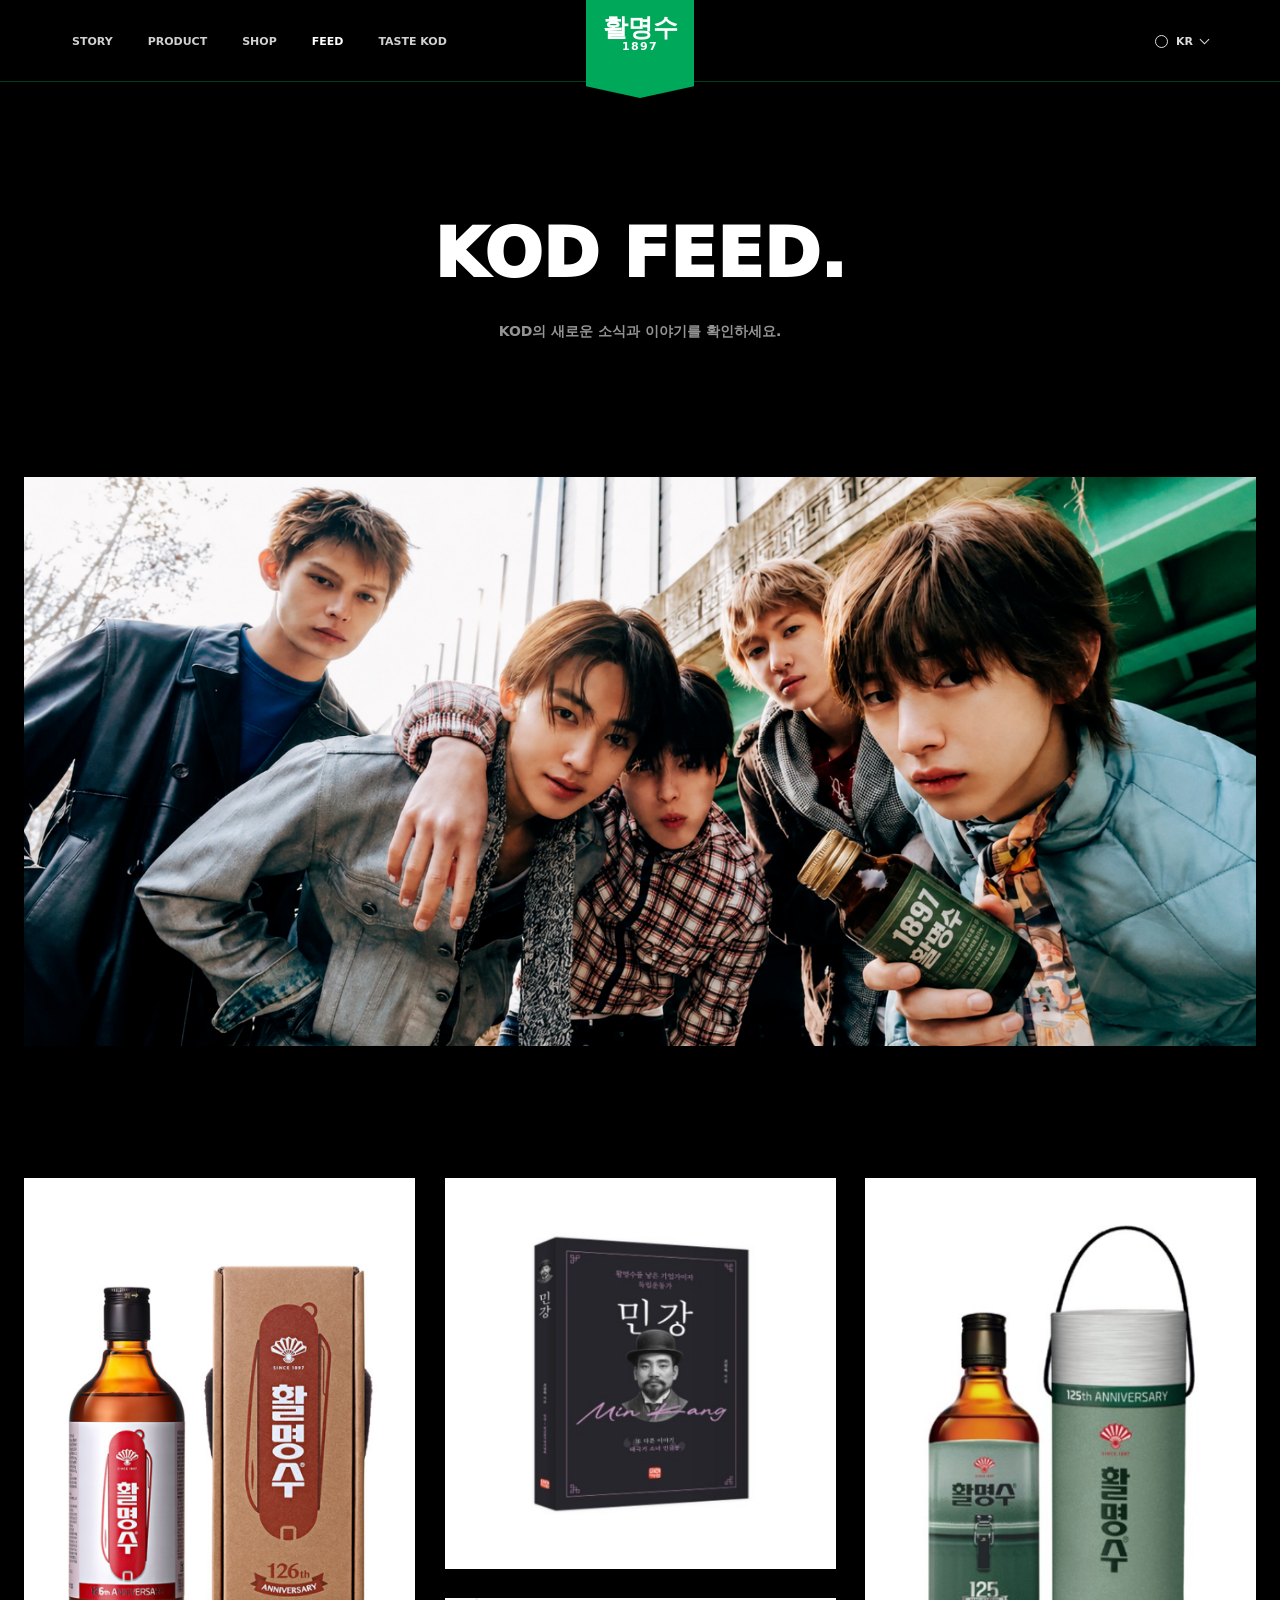
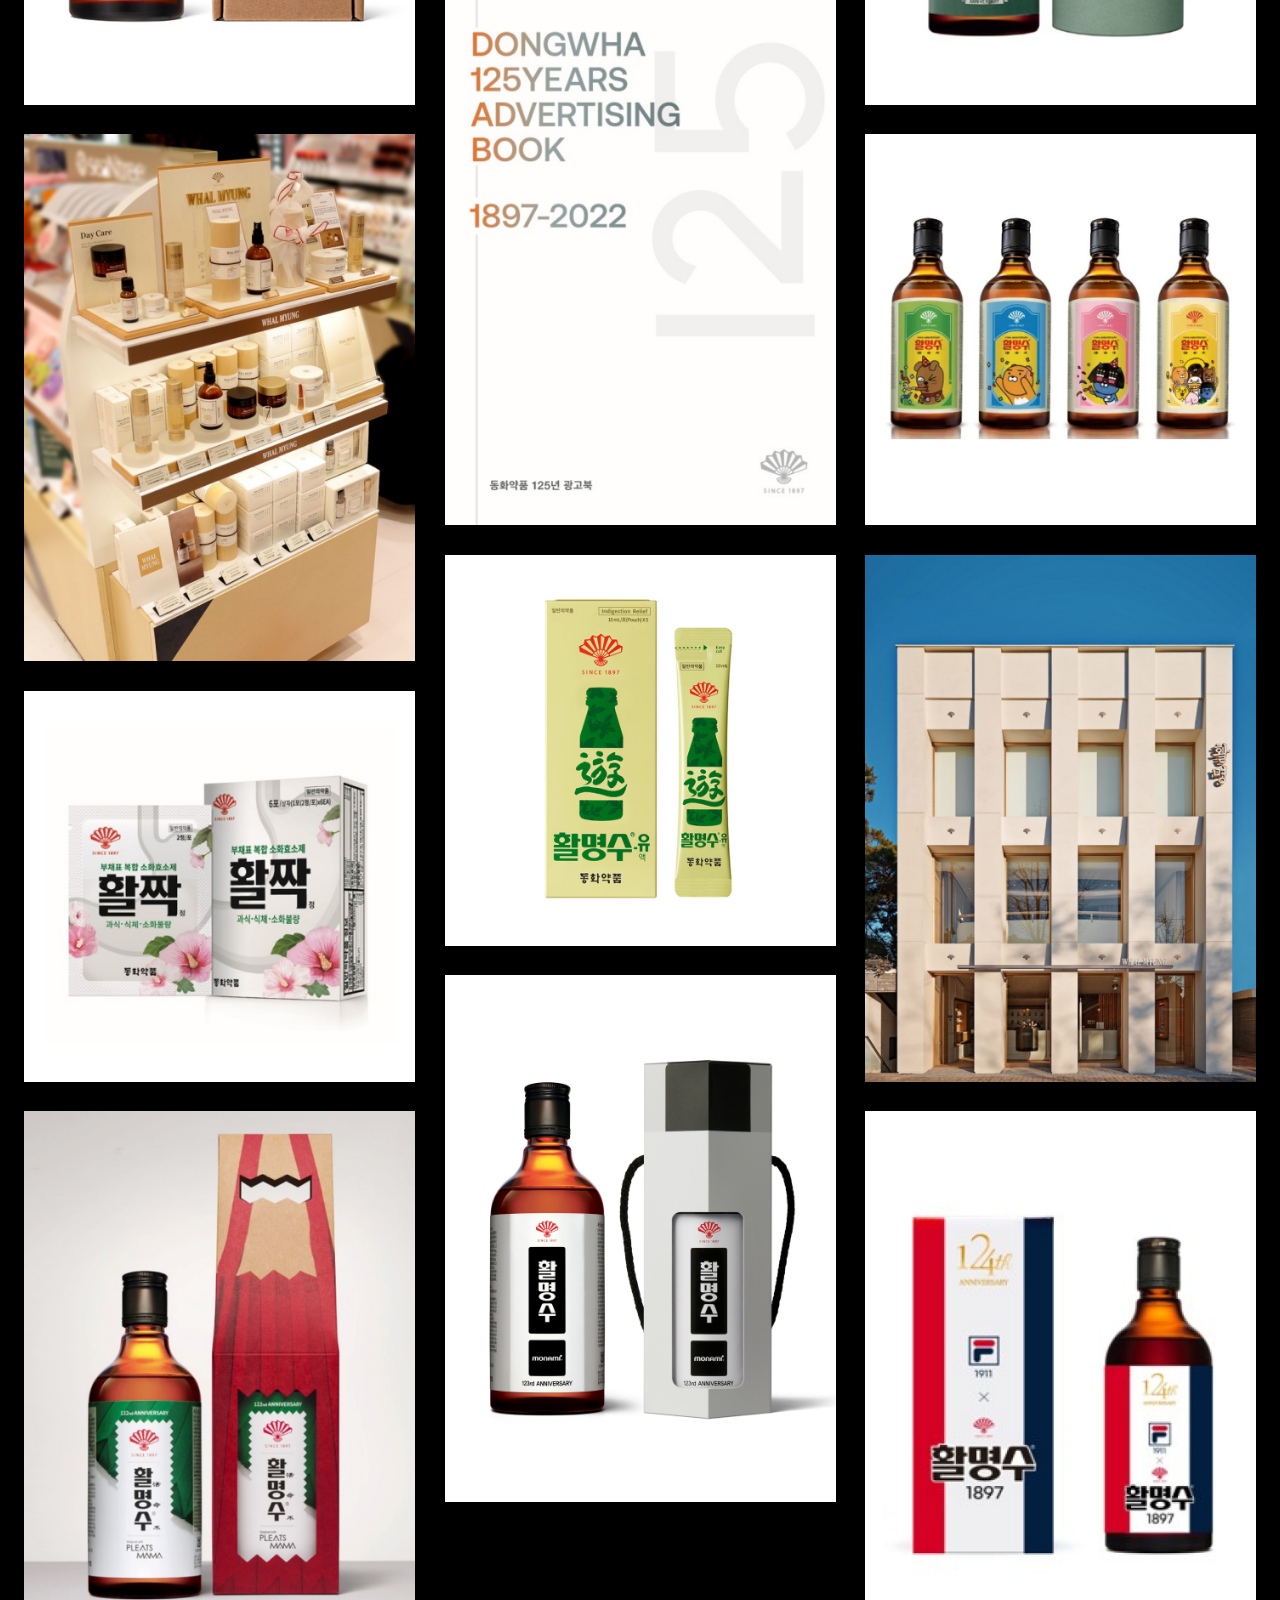
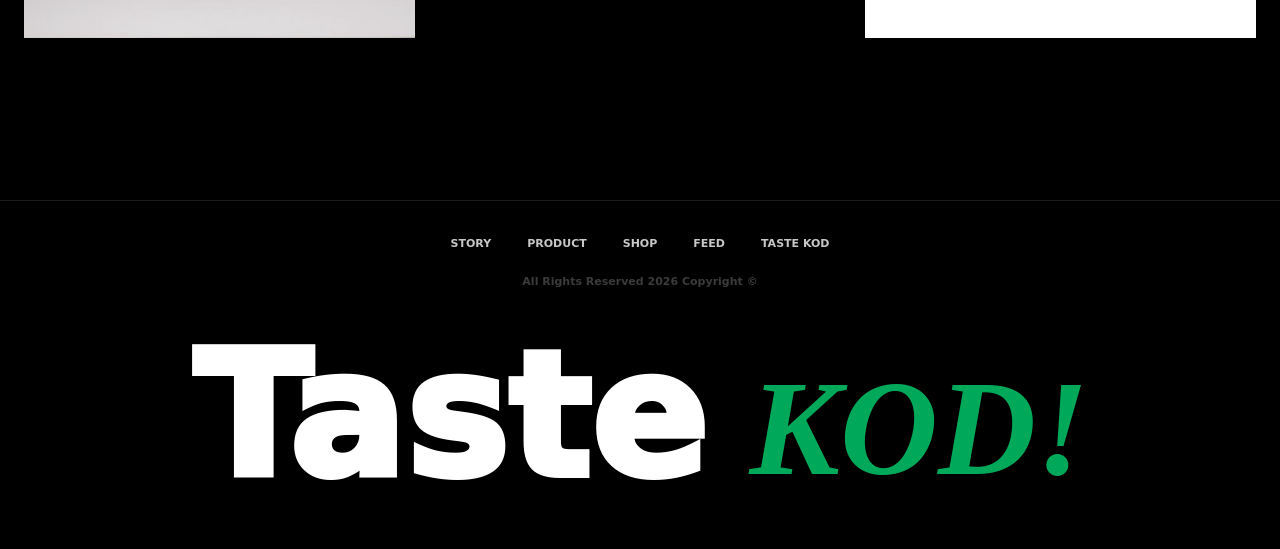
<file: index.html>
<!doctype html>
<html lang="ko">
  <head>
    <meta charset="UTF-8" />
    <meta name="viewport" content="width=device-width, initial-scale=1.0" />
    <title>KOD Feed</title>
    <link rel="stylesheet" href="styles.css" />
  </head>
  <body>
    <header class="site-header">
      <nav class="primary-nav" aria-label="Primary">
        <a href="#">STORY</a>
        <a href="#">PRODUCT</a>
        <a href="#">SHOP</a>
        <a href="#feed" aria-current="page">FEED</a>
        <a href="#taste">TASTE KOD</a>
      </nav>
      <a class="brand-mark" href="#" aria-label="활명수 홈">
        <span>활명수</span>
        <small>1897</small>
      </a>
      <div class="locale" aria-label="Language selector">
        <span class="locale-icon" aria-hidden="true"></span>
        <span>KR</span>
        <span class="locale-caret" aria-hidden="true"></span>
      </div>
    </header>

    <main>
      <section class="feed-hero" aria-labelledby="page-title">
        <div class="intro-copy">
          <h1 id="page-title">KOD FEED.</h1>
          <p>KOD의 새로운 소식과 이야기를 확인하세요.</p>
        </div>
        <figure class="hero-media">
          <img src="assets/feed/kod-hero.png" alt="활명수를 들고 카메라를 바라보는 KOD 모델들" />
        </figure>
      </section>

      <section class="feed-section" id="feed" aria-label="KOD feed cards">
        <div class="feed-grid">
          <div class="feed-column">
            <a class="feed-card" href="feed-detail.html" aria-label="활명수 126주년 기념판 상세 보기">
              <img src="assets/feed/feed-01.png" alt="126주년 활명수 병과 패키지" />
              <div class="card-overlay"><div class="feed-date"><span>2023.06</span><strong>08</strong></div><h2>활명수 126주년 기념판 ‘빅토리녹스와 콜라보레이션’</h2><span class="feed-arrow" aria-hidden="true"></span></div>
            </a>
            <article class="feed-card" tabindex="0">
              <img src="assets/feed/feed-03.png" alt="WHAL MYUNG 화장품 매대" />
              <div class="card-overlay"><div class="feed-date"><span>2024.08</span><strong>28</strong></div><h2>WHAL MYUNG 팝업 스토어 오픈</h2><span class="feed-arrow" aria-hidden="true"></span></div>
            </article>
            <article class="feed-card" tabindex="0">
              <img src="assets/feed/feed-05.png" alt="활짝정 제품 패키지" />
              <div class="card-overlay"><div class="feed-date"><span>2024.06</span><strong>03</strong></div><h2>일상에 더 가까운 활짝정 출시</h2><span class="feed-arrow" aria-hidden="true"></span></div>
            </article>
            <article class="feed-card" tabindex="0">
              <img src="assets/feed/feed-07.png" alt="플리츠마마 협업 활명수 병과 패키지" />
              <div class="card-overlay"><div class="feed-date"><span>2024.04</span><strong>19</strong></div><h2>PLEATS MAMA 컬래버레이션</h2><span class="feed-arrow" aria-hidden="true"></span></div>
            </article>
          </div>

          <div class="feed-column">
            <article class="feed-card" tabindex="0">
              <img src="assets/feed/feed-02.png" alt="민강 책 패키지" />
              <div class="card-overlay"><div class="feed-date"><span>2024.09</span><strong>12</strong></div><h2>민강의 기록을 새롭게 만나다</h2><span class="feed-arrow" aria-hidden="true"></span></div>
            </article>
            <article class="feed-card" tabindex="0">
              <img src="assets/feed/feed-04.png" alt="동화약품 125년 광고북 표지" />
              <div class="card-overlay"><div class="feed-date"><span>2024.07</span><strong>25</strong></div><h2>동화약품 125년 광고북</h2><span class="feed-arrow" aria-hidden="true"></span></div>
            </article>
            <article class="feed-card" tabindex="0">
              <img src="assets/feed/feed-06.png" alt="활명수유 액상 제품" />
              <div class="card-overlay"><div class="feed-date"><span>2024.05</span><strong>14</strong></div><h2>활명수유 스틱형 패키지</h2><span class="feed-arrow" aria-hidden="true"></span></div>
            </article>
            <article class="feed-card" tabindex="0">
              <img src="assets/feed/feed-08.png" alt="모나미 협업 활명수 병과 패키지" />
              <div class="card-overlay"><div class="feed-date"><span>2024.03</span><strong>08</strong></div><h2>MONAMI와 함께한 한정판</h2><span class="feed-arrow" aria-hidden="true"></span></div>
            </article>
          </div>

          <div class="feed-column">
            <article class="feed-card" tabindex="0">
              <img src="assets/feed/feed-09.png" alt="125주년 활명수 병과 원통 패키지" />
              <div class="card-overlay"><div class="feed-date"><span>2024.09</span><strong>30</strong></div><h2>125주년 기념 에디션</h2><span class="feed-arrow" aria-hidden="true"></span></div>
            </article>
            <article class="feed-card" tabindex="0">
              <img src="assets/feed/feed-10.png" alt="캐릭터 라벨이 적용된 활명수 병 네 개" />
              <div class="card-overlay"><div class="feed-date"><span>2024.07</span><strong>02</strong></div><h2>캐릭터 라벨 스페셜 라인업</h2><span class="feed-arrow" aria-hidden="true"></span></div>
            </article>
            <article class="feed-card" tabindex="0">
              <img src="assets/feed/feed-11.png" alt="WHAL MYUNG 매장 외관" />
              <div class="card-overlay"><div class="feed-date"><span>2024.05</span><strong>27</strong></div><h2>성수에서 만나는 WHAL MYUNG</h2><span class="feed-arrow" aria-hidden="true"></span></div>
            </article>
            <article class="feed-card" tabindex="0">
              <img src="assets/feed/feed-12.png" alt="FILA 협업 활명수 병과 패키지" />
              <div class="card-overlay"><div class="feed-date"><span>2024.02</span><strong>15</strong></div><h2>FILA 헤리티지 컬래버레이션</h2><span class="feed-arrow" aria-hidden="true"></span></div>
            </article>
          </div>
        </div>
      </section>
    </main>

    <footer class="site-footer" id="taste">
      <nav class="footer-nav" aria-label="Footer">
        <a href="#">STORY</a>
        <a href="#">PRODUCT</a>
        <a href="#">SHOP</a>
        <a href="#feed">FEED</a>
        <a href="#taste">TASTE KOD</a>
      </nav>
      <p>All Rights Reserved 2026 Copyright ©</p>
      <div class="taste-signature" aria-hidden="true"><span>Taste</span><strong>KOD!</strong></div>
    </footer>
    <script src="script.js"></script>
  </body>
</html>
</file>
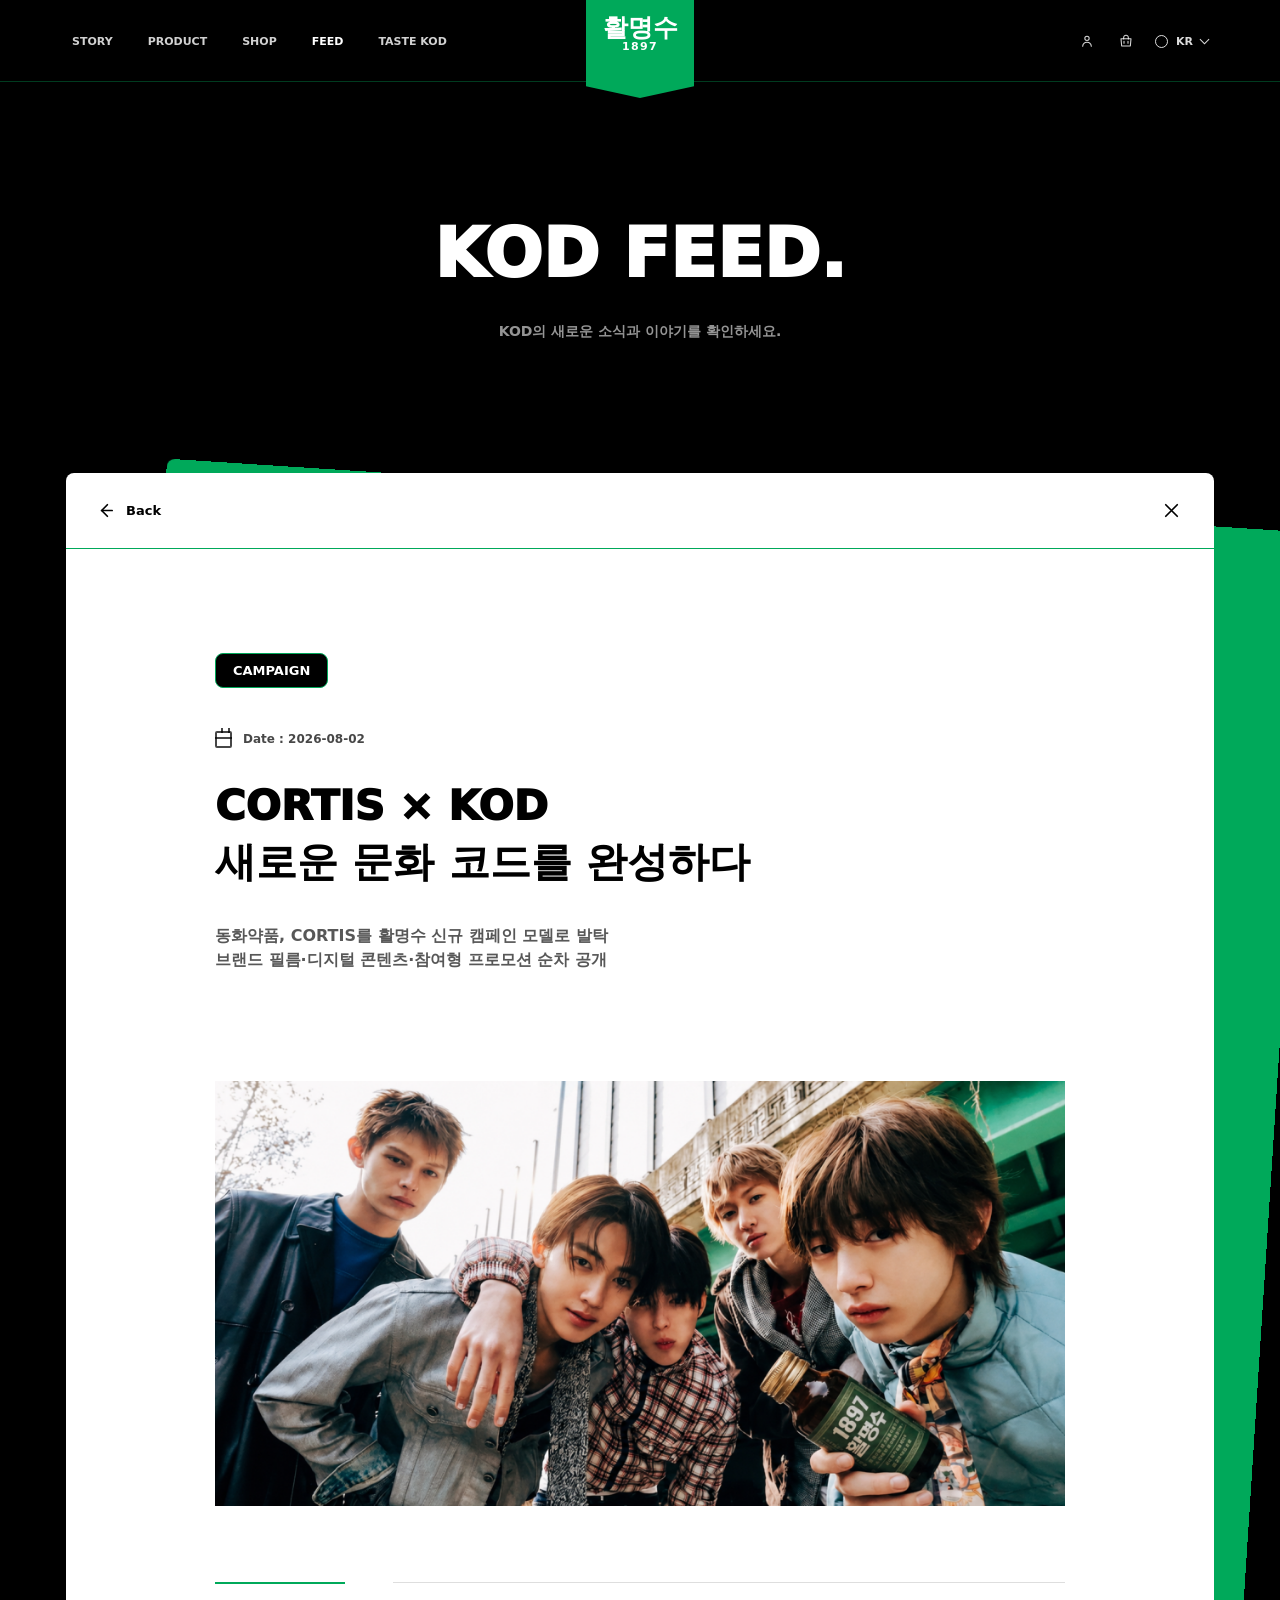
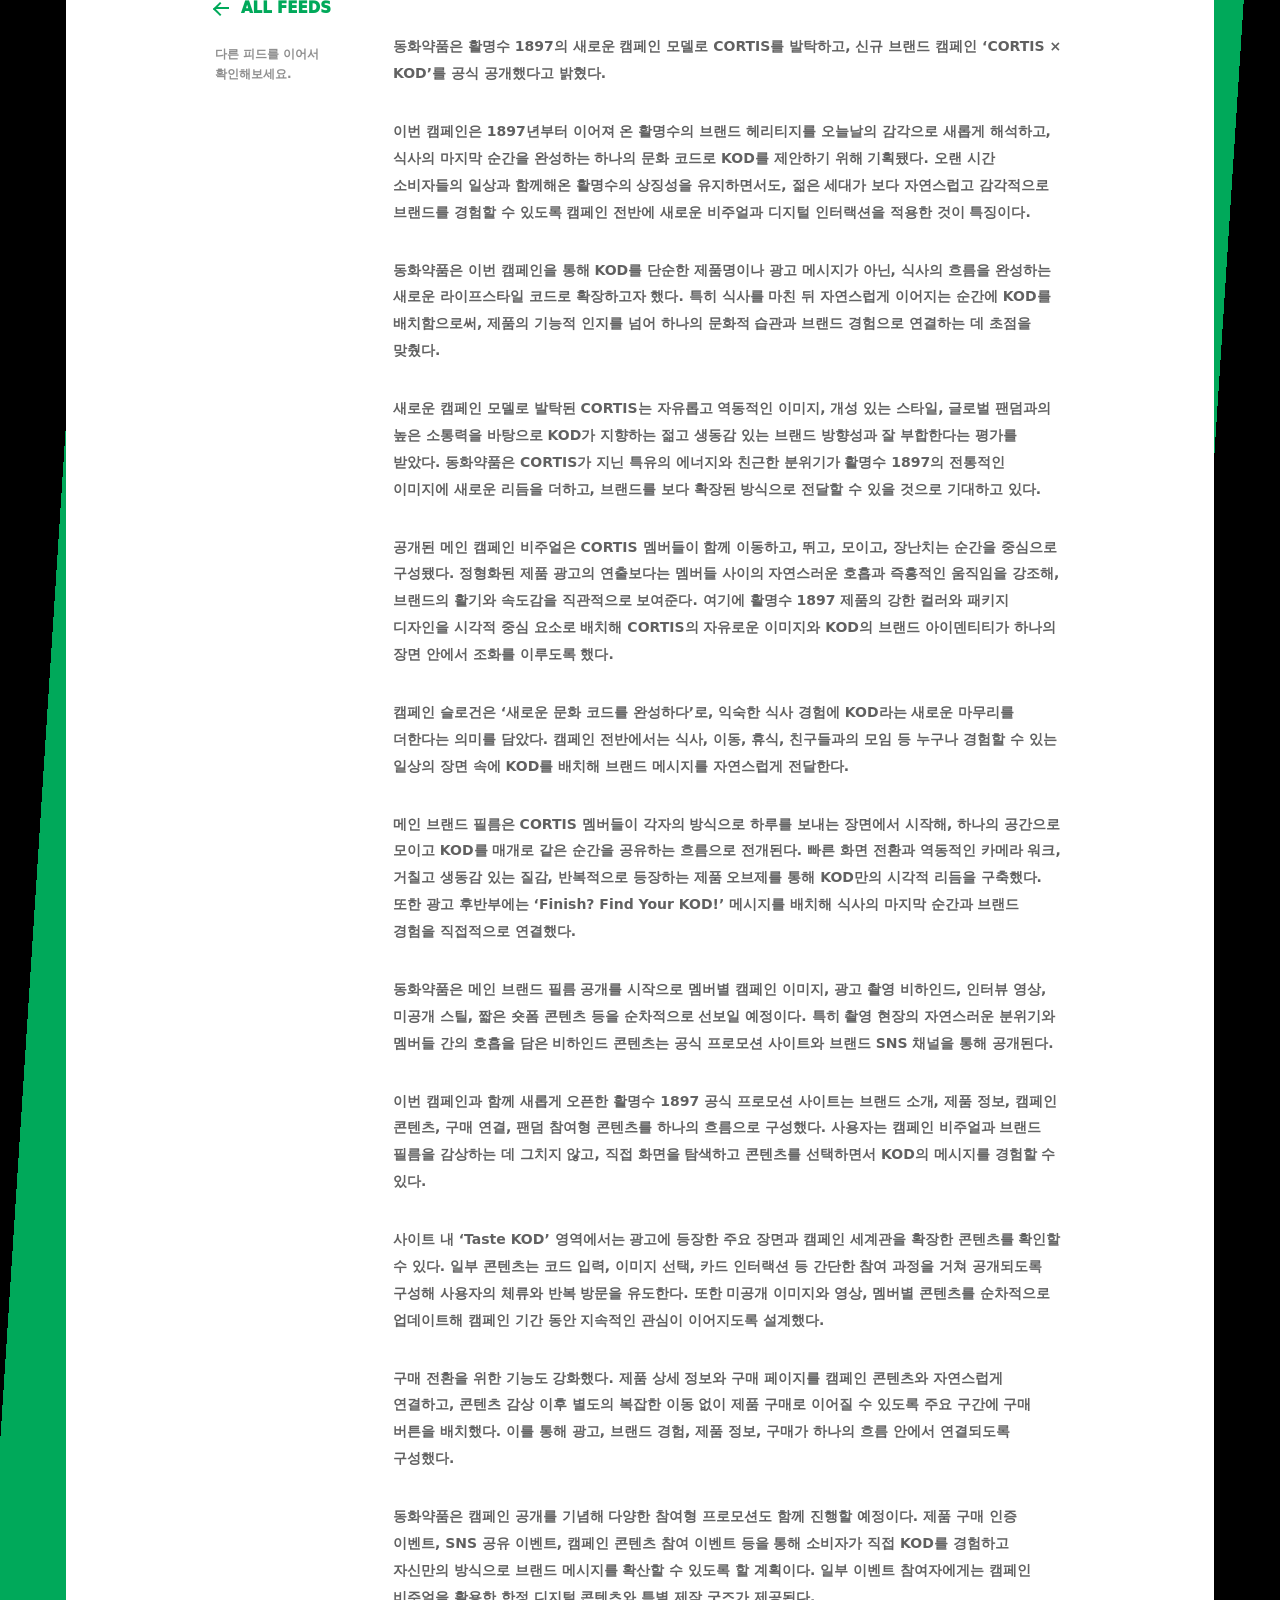
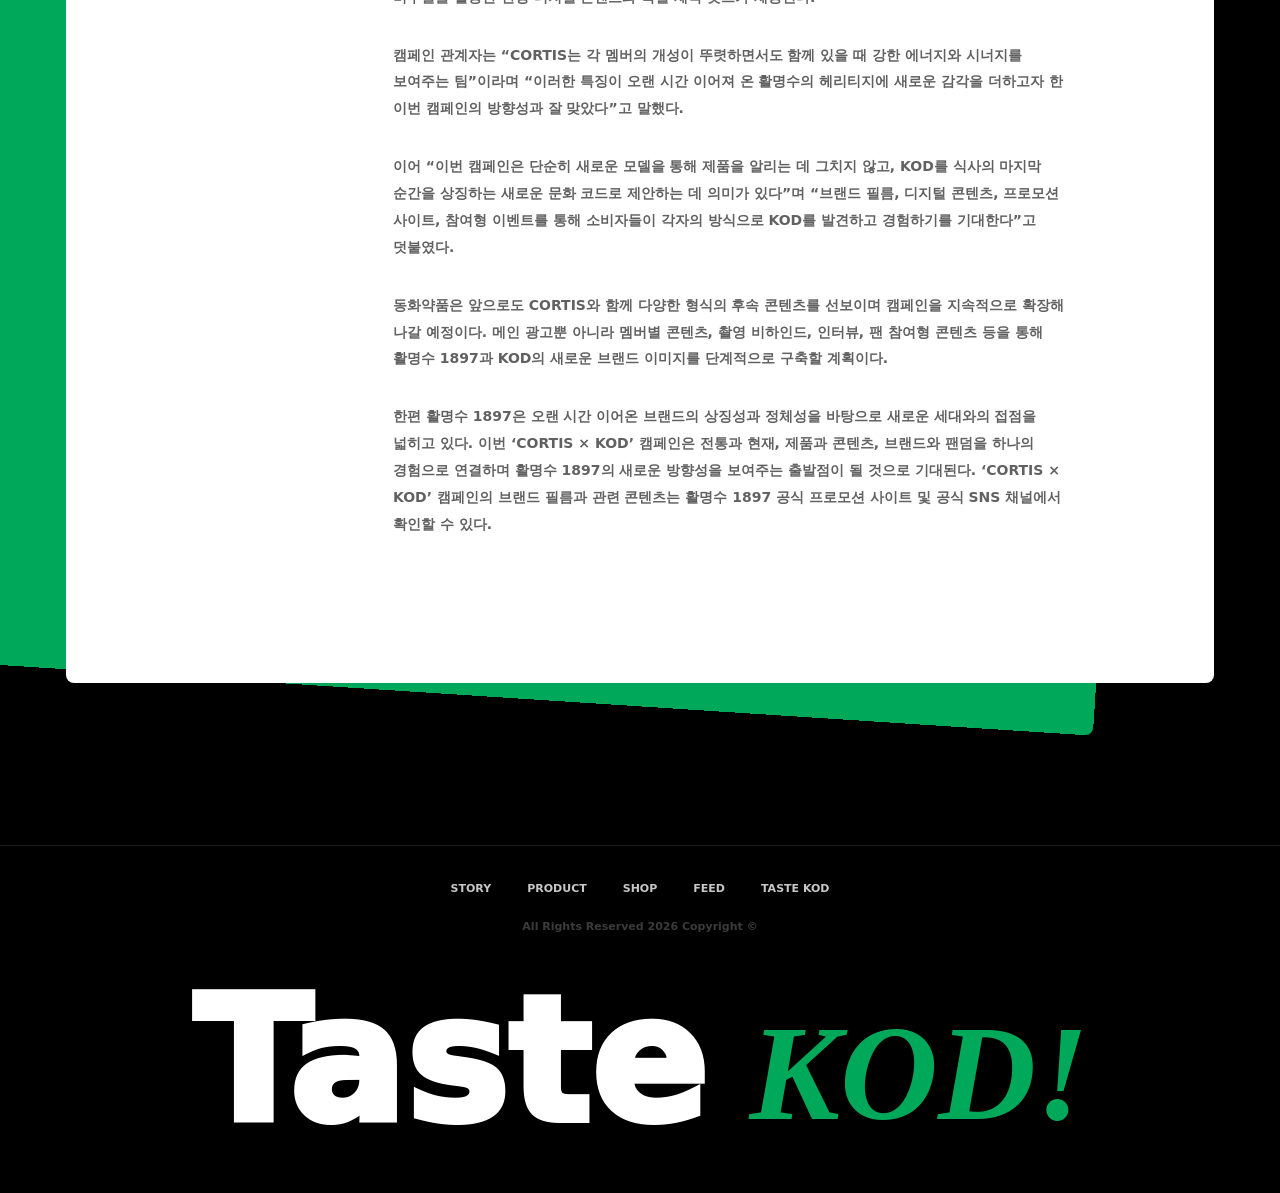
<file: feed-detail.html>
<!doctype html>
<html lang="ko">
  <head>
    <meta charset="UTF-8" />
    <meta name="viewport" content="width=device-width, initial-scale=1.0" />
    <meta
      name="description"
      content="CORTIS와 KOD가 완성한 활명수 1897의 새로운 브랜드 캠페인을 확인하세요."
    />
    <title>CORTIS × KOD | KOD Feed</title>
    <link rel="stylesheet" href="styles.css?v=20260622-5" />
  </head>
  <body class="feed-detail-page">
    <header class="site-header">
      <button class="mobile-menu-toggle" type="button" aria-label="메뉴 열기" aria-expanded="false">
        <span aria-hidden="true"></span>
      </button>
      <nav class="primary-nav" aria-label="Primary">
        <a href="#">STORY</a>
        <a href="#">PRODUCT</a>
        <a href="#">SHOP</a>
        <a href="https://standot-hani.github.io/feedpage/#feed" aria-current="page">FEED</a>
        <a href="#taste">TASTE KOD</a>
      </nav>
      <a class="brand-mark" href="https://standot-hani.github.io/feedpage/" aria-label="활명수 홈">
        <span>활명수</span>
        <small>1897</small>
      </a>
      <div class="header-tools">
        <a class="header-icon" href="#" aria-label="마이페이지">
          <svg width="16" height="16" viewBox="0 0 24 24" fill="none" stroke="currentColor" aria-hidden="true">
            <circle cx="12" cy="8" r="3.25"></circle>
            <path d="M5.5 20c.45-4.05 2.6-6.1 6.5-6.1s6.05 2.05 6.5 6.1"></path>
          </svg>
        </a>
        <a class="header-icon" href="#" aria-label="장바구니">
          <svg width="16" height="16" viewBox="0 0 24 24" fill="none" stroke="currentColor" aria-hidden="true">
            <path d="M4.5 8.5h15l-1 11h-13l-1-11Z"></path>
            <path d="M8.5 9V6.8A3.3 3.3 0 0 1 12 3.5a3.3 3.3 0 0 1 3.5 3.3V9"></path>
            <path d="M9 12.5v3M15 12.5v3"></path>
          </svg>
        </a>
        <div class="locale" aria-label="Language selector">
          <span class="locale-icon" aria-hidden="true"></span>
          <span>KR</span>
          <span class="locale-caret" aria-hidden="true"></span>
        </div>
      </div>
    </header>

    <main>
      <section class="feed-hero detail-hero" aria-labelledby="page-title">
        <div class="intro-copy">
          <h1 id="page-title">KOD FEED.</h1>
          <p>KOD의 새로운 소식과 이야기를 확인하세요.</p>
        </div>
      </section>

      <article class="detail-frame" aria-labelledby="article-title">
        <div class="detail-frame-back" aria-hidden="true"></div>
        <div class="detail-paper">
          <nav class="detail-toolbar" aria-label="Feed detail controls">
            <a class="detail-back" href="https://standot-hani.github.io/feedpage/#feed">
              <svg width="23" height="23" viewBox="0 0 24 24" fill="none" stroke="currentColor" aria-hidden="true"><path d="m15 18-6-6 6-6"></path><path d="M9 12h11"></path></svg>
              <span>Back</span>
            </a>
            <a class="detail-close" href="https://standot-hani.github.io/feedpage/#feed" aria-label="피드 상세 닫기">
              <svg width="23" height="23" viewBox="0 0 24 24" fill="none" stroke="currentColor" aria-hidden="true"><path d="m6 6 12 12M18 6 6 18"></path></svg>
            </a>
          </nav>

          <div class="detail-inner">
            <header class="detail-head">
              <span class="detail-category">CAMPAIGN</span>
              <p class="detail-date">
                <span class="detail-date-icon" aria-hidden="true"></span>
                <span>Date : 2026-08-02</span>
              </p>
              <h2 id="article-title">CORTIS × KOD<br />새로운 문화 코드를 완성하다</h2>
              <p>
                동화약품, CORTIS를 활명수 신규 캠페인 모델로 발탁<br />
                브랜드 필름·디지털 콘텐츠·참여형 프로모션 순차 공개
              </p>
            </header>

            <figure class="detail-product">
              <img
                src="assets/feed/cortis-kod-campaign.png"
                alt="활명수 1897 병을 든 CORTIS 멤버들의 캠페인 비주얼"
              />
            </figure>

            <div class="detail-content">
              <aside class="detail-sidebar" aria-label="Feed navigation">
                <a class="all-feeds-link" href="https://standot-hani.github.io/feedpage/#feed">
                  <span class="all-feeds-arrow" aria-hidden="true"></span>
                  <strong>ALL FEEDS</strong>
                </a>
                <p>다른 피드를 이어서<br />확인해보세요.</p>
              </aside>

              <div class="detail-copy">
                <p>
                  동화약품은 활명수 1897의 새로운 캠페인 모델로 CORTIS를 발탁하고, 신규 브랜드 캠페인 ‘CORTIS × KOD’를 공식 공개했다고 밝혔다.
                </p>
                <p>
                  이번 캠페인은 1897년부터 이어져 온 활명수의 브랜드 헤리티지를 오늘날의 감각으로 새롭게 해석하고, 식사의 마지막 순간을 완성하는 하나의 문화 코드로 KOD를 제안하기 위해 기획됐다. 오랜 시간 소비자들의 일상과 함께해온 활명수의 상징성을 유지하면서도, 젊은 세대가 보다 자연스럽고 감각적으로 브랜드를 경험할 수 있도록 캠페인 전반에 새로운 비주얼과 디지털 인터랙션을 적용한 것이 특징이다.
                </p>
                <p>
                  동화약품은 이번 캠페인을 통해 KOD를 단순한 제품명이나 광고 메시지가 아닌, 식사의 흐름을 완성하는 새로운 라이프스타일 코드로 확장하고자 했다. 특히 식사를 마친 뒤 자연스럽게 이어지는 순간에 KOD를 배치함으로써, 제품의 기능적 인지를 넘어 하나의 문화적 습관과 브랜드 경험으로 연결하는 데 초점을 맞췄다.
                </p>
                <p>
                  새로운 캠페인 모델로 발탁된 CORTIS는 자유롭고 역동적인 이미지, 개성 있는 스타일, 글로벌 팬덤과의 높은 소통력을 바탕으로 KOD가 지향하는 젊고 생동감 있는 브랜드 방향성과 잘 부합한다는 평가를 받았다. 동화약품은 CORTIS가 지닌 특유의 에너지와 친근한 분위기가 활명수 1897의 전통적인 이미지에 새로운 리듬을 더하고, 브랜드를 보다 확장된 방식으로 전달할 수 있을 것으로 기대하고 있다.
                </p>
                <p>
                  공개된 메인 캠페인 비주얼은 CORTIS 멤버들이 함께 이동하고, 뛰고, 모이고, 장난치는 순간을 중심으로 구성됐다. 정형화된 제품 광고의 연출보다는 멤버들 사이의 자연스러운 호흡과 즉흥적인 움직임을 강조해, 브랜드의 활기와 속도감을 직관적으로 보여준다. 여기에 활명수 1897 제품의 강한 컬러와 패키지 디자인을 시각적 중심 요소로 배치해 CORTIS의 자유로운 이미지와 KOD의 브랜드 아이덴티티가 하나의 장면 안에서 조화를 이루도록 했다.
                </p>
                <p>
                  캠페인 슬로건은 ‘새로운 문화 코드를 완성하다’로, 익숙한 식사 경험에 KOD라는 새로운 마무리를 더한다는 의미를 담았다. 캠페인 전반에서는 식사, 이동, 휴식, 친구들과의 모임 등 누구나 경험할 수 있는 일상의 장면 속에 KOD를 배치해 브랜드 메시지를 자연스럽게 전달한다.
                </p>
                <p>
                  메인 브랜드 필름은 CORTIS 멤버들이 각자의 방식으로 하루를 보내는 장면에서 시작해, 하나의 공간으로 모이고 KOD를 매개로 같은 순간을 공유하는 흐름으로 전개된다. 빠른 화면 전환과 역동적인 카메라 워크, 거칠고 생동감 있는 질감, 반복적으로 등장하는 제품 오브제를 통해 KOD만의 시각적 리듬을 구축했다. 또한 광고 후반부에는 ‘Finish? Find Your KOD!’ 메시지를 배치해 식사의 마지막 순간과 브랜드 경험을 직접적으로 연결했다.
                </p>
                <p>
                  동화약품은 메인 브랜드 필름 공개를 시작으로 멤버별 캠페인 이미지, 광고 촬영 비하인드, 인터뷰 영상, 미공개 스틸, 짧은 숏폼 콘텐츠 등을 순차적으로 선보일 예정이다. 특히 촬영 현장의 자연스러운 분위기와 멤버들 간의 호흡을 담은 비하인드 콘텐츠는 공식 프로모션 사이트와 브랜드 SNS 채널을 통해 공개된다.
                </p>
                <p>
                  이번 캠페인과 함께 새롭게 오픈한 활명수 1897 공식 프로모션 사이트는 브랜드 소개, 제품 정보, 캠페인 콘텐츠, 구매 연결, 팬덤 참여형 콘텐츠를 하나의 흐름으로 구성했다. 사용자는 캠페인 비주얼과 브랜드 필름을 감상하는 데 그치지 않고, 직접 화면을 탐색하고 콘텐츠를 선택하면서 KOD의 메시지를 경험할 수 있다.
                </p>
                <p>
                  사이트 내 ‘Taste KOD’ 영역에서는 광고에 등장한 주요 장면과 캠페인 세계관을 확장한 콘텐츠를 확인할 수 있다. 일부 콘텐츠는 코드 입력, 이미지 선택, 카드 인터랙션 등 간단한 참여 과정을 거쳐 공개되도록 구성해 사용자의 체류와 반복 방문을 유도한다. 또한 미공개 이미지와 영상, 멤버별 콘텐츠를 순차적으로 업데이트해 캠페인 기간 동안 지속적인 관심이 이어지도록 설계했다.
                </p>
                <p>
                  구매 전환을 위한 기능도 강화했다. 제품 상세 정보와 구매 페이지를 캠페인 콘텐츠와 자연스럽게 연결하고, 콘텐츠 감상 이후 별도의 복잡한 이동 없이 제품 구매로 이어질 수 있도록 주요 구간에 구매 버튼을 배치했다. 이를 통해 광고, 브랜드 경험, 제품 정보, 구매가 하나의 흐름 안에서 연결되도록 구성했다.
                </p>
                <p>
                  동화약품은 캠페인 공개를 기념해 다양한 참여형 프로모션도 함께 진행할 예정이다. 제품 구매 인증 이벤트, SNS 공유 이벤트, 캠페인 콘텐츠 참여 이벤트 등을 통해 소비자가 직접 KOD를 경험하고 자신만의 방식으로 브랜드 메시지를 확산할 수 있도록 할 계획이다. 일부 이벤트 참여자에게는 캠페인 비주얼을 활용한 한정 디지털 콘텐츠와 특별 제작 굿즈가 제공된다.
                </p>
                <p>
                  캠페인 관계자는 “CORTIS는 각 멤버의 개성이 뚜렷하면서도 함께 있을 때 강한 에너지와 시너지를 보여주는 팀”이라며 “이러한 특징이 오랜 시간 이어져 온 활명수의 헤리티지에 새로운 감각을 더하고자 한 이번 캠페인의 방향성과 잘 맞았다”고 말했다.
                </p>
                <p>
                  이어 “이번 캠페인은 단순히 새로운 모델을 통해 제품을 알리는 데 그치지 않고, KOD를 식사의 마지막 순간을 상징하는 새로운 문화 코드로 제안하는 데 의미가 있다”며 “브랜드 필름, 디지털 콘텐츠, 프로모션 사이트, 참여형 이벤트를 통해 소비자들이 각자의 방식으로 KOD를 발견하고 경험하기를 기대한다”고 덧붙였다.
                </p>
                <p>
                  동화약품은 앞으로도 CORTIS와 함께 다양한 형식의 후속 콘텐츠를 선보이며 캠페인을 지속적으로 확장해 나갈 예정이다. 메인 광고뿐 아니라 멤버별 콘텐츠, 촬영 비하인드, 인터뷰, 팬 참여형 콘텐츠 등을 통해 활명수 1897과 KOD의 새로운 브랜드 이미지를 단계적으로 구축할 계획이다.
                </p>
                <p>
                  한편 활명수 1897은 오랜 시간 이어온 브랜드의 상징성과 정체성을 바탕으로 새로운 세대와의 접점을 넓히고 있다. 이번 ‘CORTIS × KOD’ 캠페인은 전통과 현재, 제품과 콘텐츠, 브랜드와 팬덤을 하나의 경험으로 연결하며 활명수 1897의 새로운 방향성을 보여주는 출발점이 될 것으로 기대된다. ‘CORTIS × KOD’ 캠페인의 브랜드 필름과 관련 콘텐츠는 활명수 1897 공식 프로모션 사이트 및 공식 SNS 채널에서 확인할 수 있다.
                </p>
              </div>
            </div>
          </div>
        </div>
      </article>
    </main>

    <footer class="site-footer" id="taste">
      <nav class="footer-nav" aria-label="Footer">
        <a href="#">STORY</a>
        <a href="#">PRODUCT</a>
        <a href="#">SHOP</a>
        <a href="https://standot-hani.github.io/feedpage/#feed">FEED</a>
        <a href="#taste">TASTE KOD</a>
      </nav>
      <p>All Rights Reserved 2026 Copyright ©</p>
      <div class="taste-signature" aria-hidden="true"><span>Taste</span><strong>KOD!</strong></div>
    </footer>
    <script src="script.js?v=20260622-2"></script>
  </body>
</html>
</file>
<file: styles.css>
:root {
  color-scheme: dark;
  --page: #000000;
  --line: #003b1f;
  --green: #00a95a;
  --white: #ffffff;
  --muted: rgba(255, 255, 255, 0.58);
  --overlay: rgba(0, 0, 0, 0.58);
  --hero-width: 1776px;
  --feed-width: 1440px;
  --feed-gap: 30px;
}

* {
  box-sizing: border-box;
}

html {
  background: var(--page);
  scroll-behavior: smooth;
}

body {
  min-width: 320px;
  margin: 0;
  background: var(--page);
  color: var(--white);
  font-family:
    Inter, ui-sans-serif, system-ui, -apple-system, BlinkMacSystemFont, "Segoe UI",
    "Apple SD Gothic Neo", "Noto Sans KR", sans-serif;
  letter-spacing: 0;
}

a {
  color: inherit;
  text-decoration: none;
}

img {
  display: block;
  max-width: 100%;
}

.feed-detail-page main {
  overflow-x: clip;
  overflow-y: visible;
}

.site-header {
  position: relative;
  z-index: 10;
  height: 82px;
  border-bottom: 1px solid var(--line);
  background: #000000;
}

.mobile-menu-toggle {
  display: none;
}

.feed-detail-page .header-tools {
  position: absolute;
  top: 0;
  right: 72px;
  height: 82px;
  display: flex;
  align-items: center;
  gap: 14px;
}

.header-icon {
  width: 25px;
  height: 25px;
  display: grid;
  place-items: center;
  color: rgba(255, 255, 255, 0.84);
  transition: color 160ms ease;
}

.header-icon:hover,
.header-icon:focus-visible {
  color: var(--white);
}

.header-icon svg {
  width: 16px;
  height: 16px;
  fill: none;
  stroke: currentColor;
  stroke-linecap: round;
  stroke-linejoin: round;
  stroke-width: 1.6;
}

.feed-detail-page .header-tools .locale {
  position: static;
  height: auto;
  margin-left: 3px;
}

.primary-nav,
.locale {
  position: absolute;
  top: 0;
  height: 82px;
  display: flex;
  align-items: center;
}

.primary-nav {
  left: 72px;
  gap: 35px;
}

.primary-nav a,
.footer-nav a,
.locale {
  font-size: 11px;
  font-weight: 800;
  line-height: 1;
}

.primary-nav a {
  color: rgba(255, 255, 255, 0.82);
  transition: color 160ms ease;
}

.primary-nav a:hover,
.primary-nav a[aria-current="page"],
.footer-nav a:hover {
  color: var(--white);
}

.brand-mark {
  position: absolute;
  left: 50%;
  top: 0;
  width: 108px;
  height: 98px;
  display: grid;
  justify-items: center;
  align-content: start;
  gap: 2px;
  padding-top: 17px;
  background: var(--green);
  border-radius: 0 0 8px 8px;
  transform: translateX(-50%);
  clip-path: polygon(0 0, 100% 0, 100% 88%, 50% 100%, 0 88%);
}

.brand-mark span {
  font-size: 25px;
  font-weight: 950;
  line-height: 0.88;
}

.brand-mark small {
  font-size: 11px;
  font-weight: 900;
  line-height: 1;
  letter-spacing: 0.12em;
}

.locale {
  right: 72px;
  gap: 8px;
  color: rgba(255, 255, 255, 0.86);
}

.locale-icon {
  width: 13px;
  height: 13px;
  border: 1.6px solid currentColor;
  border-radius: 50%;
}

.locale-caret {
  width: 7px;
  height: 7px;
  border-right: 1.5px solid currentColor;
  border-bottom: 1.5px solid currentColor;
  transform: translateY(-2px) rotate(45deg);
}

.feed-hero {
  padding-top: 139px;
}

.intro-copy {
  width: min(var(--hero-width), calc(100vw - 48px));
  margin: 0 auto;
  text-align: center;
}

.intro-copy h1 {
  margin: 0;
  font-size: clamp(54px, 5.35vw, 104px);
  font-weight: 950;
  line-height: 0.96;
}

.intro-copy p {
  margin: 34px 0 0;
  color: var(--muted);
  font-size: 14px;
  font-weight: 600;
  line-height: 1.5;
}

.hero-media {
  width: min(var(--hero-width), calc(100vw - 48px));
  margin: 135px auto 0;
  overflow: hidden;
}

.hero-media img {
  width: 100%;
  height: auto;
}

.feed-section {
  padding-top: 132px;
}

.detail-hero {
  padding-top: 139px;
}

.detail-frame {
  position: relative;
  width: min(1476px, calc(100vw - 132px));
  margin: 131px auto 0;
  color: #000000;
  isolation: isolate;
}

.detail-frame-back {
  position: absolute;
  inset: 0;
  z-index: 0;
  background: var(--green);
  border-radius: 8px;
  transform: translate3d(0, 0, 0) rotate(0deg);
  transform-origin: 50% 10%;
  will-change: transform;
}

.detail-frame.is-settled .detail-frame-back {
  animation: green-frame-dangle 1450ms cubic-bezier(0.18, 0.84, 0.2, 1) 140ms both;
}

.detail-paper {
  position: relative;
  z-index: 1;
  overflow: visible;
  background: var(--white);
  border-radius: 8px;
}

.detail-toolbar {
  height: 76px;
  display: flex;
  align-items: center;
  justify-content: space-between;
  padding: 0 27px;
  border-bottom: 1px solid var(--green);
}

.detail-back,
.detail-close {
  display: inline-flex;
  align-items: center;
  color: #000000;
  transition: color 160ms ease;
}

.detail-back {
  gap: 10px;
  font-size: 13px;
  font-weight: 750;
}

.detail-close {
  width: 32px;
  height: 32px;
  justify-content: center;
}

.detail-back:hover,
.detail-back:focus-visible,
.detail-close:hover,
.detail-close:focus-visible {
  color: var(--green);
}

.detail-back svg,
.detail-close svg {
  width: 23px;
  height: 23px;
  fill: none;
  stroke: currentColor;
  stroke-linecap: round;
  stroke-linejoin: round;
  stroke-width: 1.8;
}

.detail-inner {
  padding: 104px 149px 145px;
}

.detail-head {
  max-width: 1050px;
}

.detail-category {
  display: inline-flex;
  align-items: center;
  min-height: 35px;
  padding: 0 17px;
  border: 1px solid var(--green);
  border-radius: 8px;
  background: #000000;
  color: var(--white);
  font-size: 13px;
  font-weight: 750;
  line-height: 1;
}

.detail-date {
  width: max-content;
  display: flex;
  align-items: center;
  gap: 11px;
  margin: 43px 0 31px;
  color: rgba(0, 0, 0, 0.72);
  font-size: 12px;
  font-weight: 850;
  line-height: 1;
}

.detail-date-icon {
  position: relative;
  width: 17px;
  height: 17px;
  border: 2px solid currentColor;
  border-radius: 2px;
}

.detail-date-icon::before,
.detail-date-icon::after {
  position: absolute;
  content: "";
  background: currentColor;
}

.detail-date-icon::before {
  left: -2px;
  right: -2px;
  top: 4px;
  height: 2px;
}

.detail-date-icon::after {
  left: 4px;
  top: -5px;
  width: 2px;
  height: 5px;
  box-shadow: 7px 0 0 currentColor;
}

.detail-head h2 {
  margin: 0;
  color: #000000;
  font-size: clamp(40px, 3.24vw, 64px);
  font-weight: 950;
  line-height: 1.35;
  word-break: keep-all;
}

.detail-head p:last-child {
  margin: 33px 0 0;
  color: rgba(0, 0, 0, 0.66);
  font-size: 16px;
  font-weight: 700;
  line-height: 1.55;
  word-break: keep-all;
}

.detail-product {
  width: min(1000px, 100%);
  margin: 108px auto 76px;
}

.detail-product img {
  width: 100%;
  height: auto;
}

.detail-content {
  display: grid;
  grid-template-columns: 130px minmax(0, 1000px);
  gap: 48px;
}

.detail-sidebar {
  position: sticky;
  top: 110px;
  align-self: start;
  padding-top: 16px;
  border-top: 2px solid var(--green);
}

.all-feeds-link {
  display: inline-flex;
  align-items: center;
  gap: 12px;
  color: var(--green);
  transition: transform 180ms ease;
}

.all-feeds-link:hover,
.all-feeds-link:focus-visible {
  transform: translateX(-4px);
}

.all-feeds-link strong {
  font-size: 15px;
  font-weight: 950;
  line-height: 1;
}

.all-feeds-arrow {
  position: relative;
  width: 14px;
  height: 14px;
}

.all-feeds-arrow::before,
.all-feeds-arrow::after {
  position: absolute;
  content: "";
  background: currentColor;
}

.all-feeds-arrow::before {
  left: 0;
  top: 6px;
  width: 14px;
  height: 2px;
}

.all-feeds-arrow::after {
  left: 0;
  top: 3px;
  width: 8px;
  height: 8px;
  border-left: 2px solid currentColor;
  border-bottom: 2px solid currentColor;
  background: transparent;
  transform: rotate(45deg);
}

.detail-sidebar p {
  margin: 26px 0 0;
  color: rgba(0, 0, 0, 0.44);
  font-size: 12px;
  font-weight: 700;
  line-height: 1.62;
}

.detail-copy {
  max-width: 1000px;
  padding-top: 50px;
  border-top: 1px solid rgba(0, 0, 0, 0.13);
  color: rgba(0, 0, 0, 0.62);
  font-size: 14px;
  font-weight: 600;
  line-height: 1.92;
  word-break: keep-all;
}

.detail-copy p {
  margin: 0;
}

.detail-copy p + p {
  margin-top: 31px;
}

.feed-grid {
  width: min(var(--feed-width), calc(100vw - 48px));
  margin: 0 auto;
  display: grid;
  grid-template-columns: repeat(3, minmax(0, 1fr));
  gap: var(--feed-gap);
  align-items: start;
}

.feed-column {
  display: flex;
  flex-direction: column;
  gap: var(--feed-gap);
}

.feed-card {
  position: relative;
  display: block;
  width: 100%;
  margin: 0;
  overflow: hidden;
  background: #ffffff;
  outline: none;
  cursor: pointer;
  isolation: isolate;
  transform: translateY(0);
  transition:
    opacity 700ms ease,
    transform 760ms cubic-bezier(0.2, 0.82, 0.18, 1);
  transition-delay: var(--reveal-delay, 0ms);
  will-change: opacity, transform;
}

.reveal-ready .feed-card {
  opacity: 0;
  transform: translateY(110px);
}

.reveal-ready .feed-card.is-visible {
  opacity: 1;
  transform: translateY(0);
}

.feed-card img {
  width: 100%;
  height: auto;
  transform: scale(1);
  transition: transform 360ms ease;
}

.card-overlay {
  position: absolute;
  inset: 0;
  z-index: 1;
  display: flex;
  flex-direction: column;
  justify-content: flex-end;
  padding: 27px 28px 32px;
  color: var(--white);
  background: var(--overlay);
  opacity: 0;
  transition: opacity 220ms ease;
}

.feed-card:hover img,
.feed-card:focus-visible img {
  transform: scale(1.025);
}

.feed-card:hover .card-overlay,
.feed-card:focus-visible .card-overlay {
  opacity: 1;
}

.feed-date {
  position: absolute;
  top: 29px;
  right: 28px;
  display: grid;
  justify-items: end;
  gap: 2px;
}

.feed-date span {
  font-size: 10px;
  font-weight: 850;
  line-height: 1;
}

.feed-date strong {
  font-size: 39px;
  font-weight: 900;
  line-height: 0.92;
}

.feed-card h2 {
  width: calc(100% - 68px);
  margin: 0;
  font-size: 17px;
  font-weight: 850;
  line-height: 1.42;
  word-break: keep-all;
}

.feed-arrow {
  position: absolute;
  right: 31px;
  bottom: 32px;
  width: 35px;
  height: 35px;
}

.feed-arrow::before,
.feed-arrow::after {
  position: absolute;
  content: "";
  background: currentColor;
}

.feed-arrow::before {
  right: 0;
  bottom: 0;
  width: 35px;
  height: 1.5px;
  transform: rotate(-45deg);
  transform-origin: right center;
}

.feed-arrow::after {
  top: 0;
  right: 0;
  width: 16px;
  height: 16px;
  border-top: 1.5px solid currentColor;
  border-right: 1.5px solid currentColor;
  background: transparent;
}

.site-footer {
  margin-top: 162px;
  border-top: 1px solid rgba(255, 255, 255, 0.11);
  padding: 37px 0 62px;
  overflow: hidden;
  text-align: center;
}

.footer-nav {
  display: flex;
  justify-content: center;
  gap: 36px;
}

.footer-nav a {
  color: rgba(255, 255, 255, 0.78);
}

.site-footer p {
  margin: 26px 0 64px;
  color: rgba(255, 255, 255, 0.23);
  font-size: 11px;
  font-weight: 700;
}

.taste-signature {
  width: min(1768px, calc(100vw - 96px));
  margin: 0 auto;
  display: flex;
  justify-content: center;
  align-items: flex-end;
  gap: clamp(24px, 3.4vw, 64px);
  white-space: nowrap;
}

.taste-signature span {
  color: var(--white);
  font-size: clamp(92px, 13.5vw, 260px);
  font-weight: 950;
  line-height: 0.78;
}

.taste-signature strong {
  color: var(--green);
  font-family: "Brush Script MT", "Segoe Script", "Apple Chancery", cursive;
  font-size: clamp(72px, 10.6vw, 216px);
  font-style: italic;
  font-weight: 900;
  line-height: 0.85;
}

@media (max-width: 1180px) {
  .primary-nav {
    left: 32px;
    gap: 24px;
  }

  .locale {
    right: 32px;
  }

  .feed-detail-page .header-tools {
    right: 32px;
  }

  .feed-grid {
    grid-template-columns: repeat(2, minmax(0, 1fr));
  }

  .detail-frame {
    width: min(100% - 64px, 1040px);
  }

  .detail-paper {
    min-height: auto;
  }

  .detail-inner {
    padding: 86px 80px 110px;
  }

  .detail-content {
    grid-template-columns: 130px minmax(0, 1fr);
    gap: 48px;
  }
}

@media (max-width: 760px) {
  .site-header {
    height: 48px;
  }

  .primary-nav {
    top: 48px;
    right: 0;
    left: 0;
    height: auto;
    display: none;
    flex-direction: column;
    align-items: flex-start;
    gap: 0;
    padding: 18px 20px 22px;
    border-bottom: 1px solid var(--line);
    background: #000000;
  }

  .site-header.is-menu-open .primary-nav {
    display: flex;
  }

  .primary-nav a {
    width: 100%;
    padding: 11px 0;
  }

  .mobile-menu-toggle {
    position: absolute;
    top: 50%;
    left: 12px;
    z-index: 2;
    width: 32px;
    height: 32px;
    display: grid;
    place-items: center;
    padding: 0;
    border: 0;
    background: transparent;
    color: var(--white);
    transform: translateY(-50%);
    cursor: pointer;
  }

  .mobile-menu-toggle span,
  .mobile-menu-toggle span::before,
  .mobile-menu-toggle span::after {
    width: 15px;
    height: 1px;
    display: block;
    background: currentColor;
    content: "";
    transition: transform 180ms ease;
  }

  .mobile-menu-toggle span {
    position: relative;
  }

  .mobile-menu-toggle span::before {
    position: absolute;
    top: -5px;
  }

  .mobile-menu-toggle span::after {
    position: absolute;
    top: 5px;
  }

  .site-header.is-menu-open .mobile-menu-toggle span {
    background: transparent;
  }

  .site-header.is-menu-open .mobile-menu-toggle span::before {
    top: 0;
    transform: rotate(45deg);
  }

  .site-header.is-menu-open .mobile-menu-toggle span::after {
    top: 0;
    transform: rotate(-45deg);
  }

  .primary-nav a,
  .footer-nav a,
  .locale {
    font-size: 10px;
  }

  .brand-mark {
    left: 50%;
    right: auto;
    width: 96px;
    height: 68px;
    padding-top: 11px;
    transform: translateX(-50%);
  }

  .brand-mark span {
    font-size: 17px;
  }

  .brand-mark small {
    font-size: 8px;
  }

  .feed-detail-page .header-tools {
    top: 0;
    right: 11px;
    height: 48px;
    gap: 4px;
  }

  .feed-detail-page .header-tools .locale {
    display: none;
  }

  .header-icon {
    width: 28px;
    height: 28px;
  }

  .header-icon svg {
    width: 17px;
    height: 17px;
  }

  .feed-hero {
    padding-top: 62px;
  }

  .intro-copy,
  .hero-media,
  .feed-grid {
    width: min(100% - 32px, var(--feed-width));
  }

  .intro-copy h1 {
    font-size: 34px;
  }

  .intro-copy p {
    margin-top: 18px;
    font-size: 11px;
  }

  .hero-media {
    margin-top: 64px;
  }

  .feed-section {
    padding-top: 72px;
  }

  .detail-frame {
    width: calc(100% - 16px);
    margin-top: 52px;
  }

  .detail-frame.is-settled .detail-frame-back {
    animation-name: green-frame-dangle-mobile;
  }

  .detail-paper {
    border-radius: 8px;
  }

  .detail-toolbar {
    height: 48px;
    padding: 0 13px;
  }

  .detail-back {
    gap: 7px;
    font-size: 13px;
  }

  .detail-back svg,
  .detail-close svg {
    width: 20px;
    height: 20px;
  }

  .detail-inner {
    padding: 24px 18px 52px;
  }

  .detail-category {
    min-height: 25px;
    padding: 0 12px;
    border-radius: 7px;
    font-size: 9px;
  }

  .detail-date {
    margin: 22px 0 14px;
    gap: 8px;
    font-size: 10px;
  }

  .detail-date-icon {
    width: 14px;
    height: 14px;
  }

  .detail-head h2 {
    font-size: 18px;
    line-height: 1.16;
  }

  .detail-head p:last-child {
    margin-top: 14px;
    font-size: 11px;
    line-height: 1.55;
  }

  .detail-product {
    width: 100%;
    aspect-ratio: 1.24 / 1;
    margin: 24px auto 30px;
    overflow: hidden;
  }

  .detail-product img {
    width: 100%;
    height: 100%;
    object-fit: cover;
    object-position: 76% center;
  }

  .detail-content {
    display: flex;
    flex-direction: column;
    gap: 0;
  }

  .detail-sidebar {
    position: static;
    order: 2;
    width: 130px;
    margin: 52px auto 0;
    padding: 13px 0 0;
    background: transparent;
    border-top: 2px solid var(--green);
    border-bottom: 0;
    text-align: center;
  }

  .all-feeds-link {
    justify-content: center;
  }

  .detail-sidebar p {
    display: block;
    margin-top: 16px;
    font-size: 10px;
  }

  .detail-copy {
    order: 1;
    padding-top: 29px;
    border-top: 1px solid rgba(0, 0, 0, 0.13);
    font-size: 13px;
    font-weight: 550;
    line-height: 1.65;
    word-break: normal;
  }

  .detail-copy p + p {
    margin-top: 25px;
  }

  .feed-grid {
    grid-template-columns: 1fr;
    gap: 24px;
  }

  .feed-column {
    gap: 24px;
  }

  .card-overlay {
    padding: 23px 22px 26px;
  }

  .feed-date {
    top: 23px;
    right: 22px;
  }

  .feed-date strong {
    font-size: 34px;
  }

  .feed-card h2 {
    width: calc(100% - 58px);
    font-size: 16px;
  }

  .feed-detail-page .site-footer {
    display: none;
  }

  .footer-nav {
    flex-wrap: wrap;
    gap: 16px 24px;
    padding: 0 24px;
  }

  .site-footer p {
    margin-bottom: 44px;
  }

  .taste-signature {
    width: calc(100vw - 32px);
    gap: 14px;
  }
}

@media (prefers-reduced-motion: reduce) {
  html {
    scroll-behavior: auto;
  }

  .feed-card,
  .feed-card img,
  .card-overlay,
  .all-feeds-link {
    transition: none;
  }

  .reveal-ready .feed-card {
    opacity: 1;
    transform: none;
  }

  .detail-frame.is-settled .detail-frame-back {
    animation: none;
    transform: translate3d(78px, 22px, 0) rotate(3.7deg);
  }
}

@media (max-width: 760px) and (prefers-reduced-motion: reduce) {
  .detail-frame.is-settled .detail-frame-back {
    transform: translate3d(-7px, 10px, 0) rotate(1.6deg);
  }
}

@keyframes green-frame-dangle {
  0%,
  18% {
    transform: translate3d(0, 0, 0) rotate(0deg);
  }

  46% {
    transform: translate3d(92px, 28px, 0) rotate(5.4deg);
  }

  63% {
    transform: translate3d(71px, 20px, 0) rotate(2.7deg);
  }

  79% {
    transform: translate3d(85px, 24px, 0) rotate(4.2deg);
  }

  100% {
    transform: translate3d(78px, 22px, 0) rotate(3.7deg);
  }
}

@keyframes green-frame-dangle-mobile {
  0%,
  18% {
    transform: translate3d(0, 0, 0) rotate(0deg);
  }

  46% {
    transform: translate3d(-12px, 14px, 0) rotate(2.6deg);
  }

  63% {
    transform: translate3d(-4px, 8px, 0) rotate(1deg);
  }

  79% {
    transform: translate3d(-9px, 11px, 0) rotate(1.9deg);
  }

  100% {
    transform: translate3d(-7px, 10px, 0) rotate(1.6deg);
  }
}
</file>
